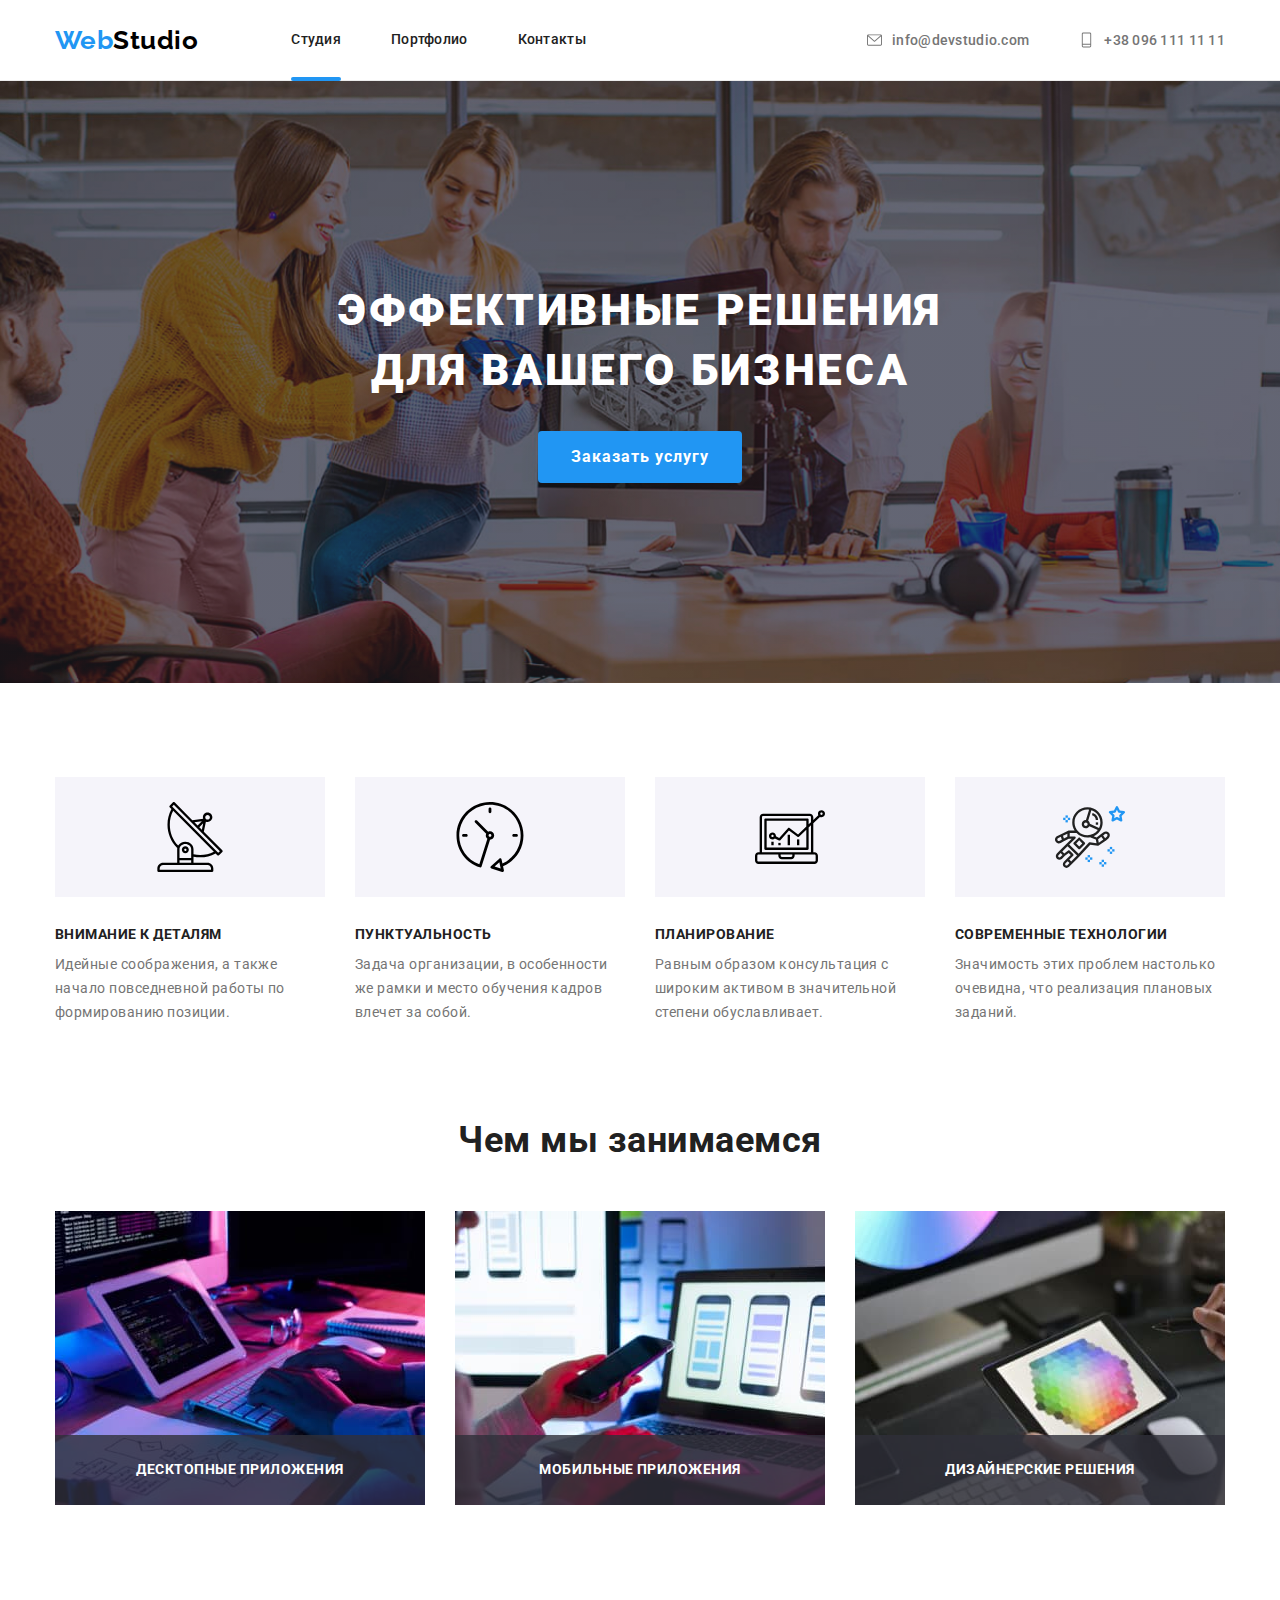
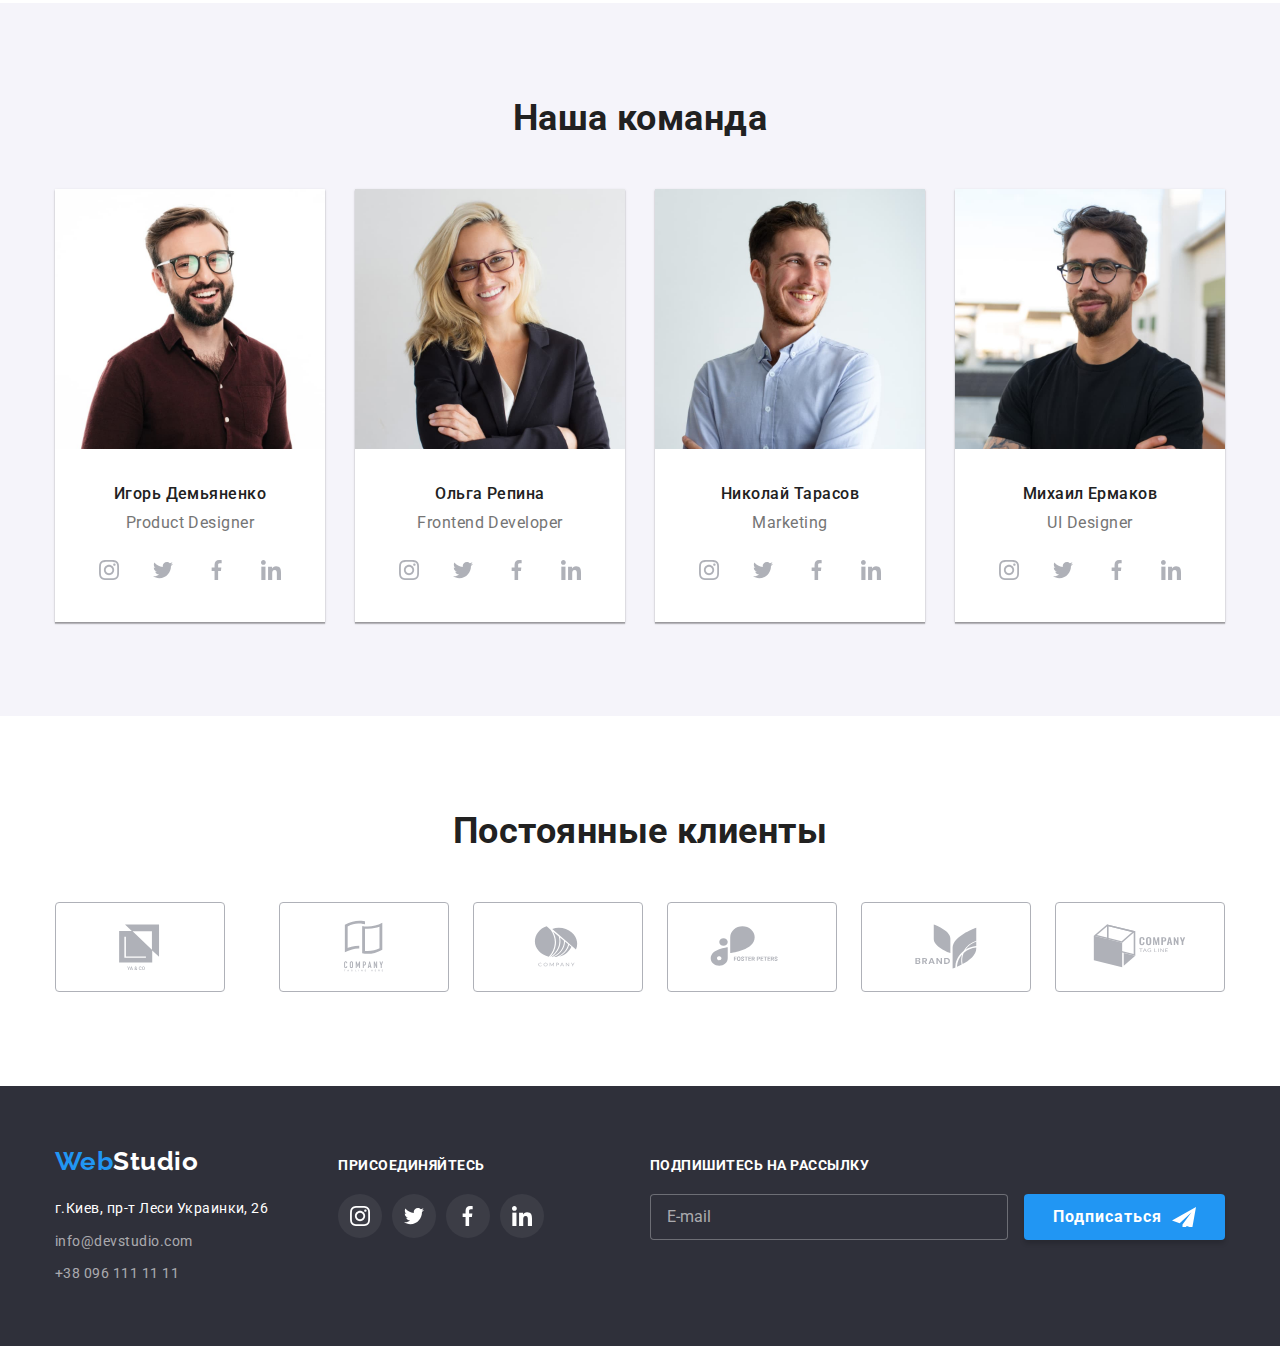
<file: index.html>
<!DOCTYPE html>
<html lang="ru">
  <head>
    <meta charset="UTF-8" />
    <meta http-equiv="X-UA-Compatible" content="IE=edge" />
    <meta name="viewport" content="width=device-width, initial-scale=1.0" />
    <title>Студия</title>
    <link rel="preconnect" href="https://fonts.googleapis.com" />
    <link rel="preconnect" href="https://fonts.gstatic.com" crossorigin />
    <link
      href="https://fonts.googleapis.com/css2?family=Raleway:wght@700&family=Roboto:wght@400;500;700;900&display=swap"
      rel="stylesheet"
    />
    <link
      rel="stylesheet"
      href="https://cdnjs.cloudflare.com/ajax/libs/modern-normalize/1.1.0/modern-normalize.min.css"
    />
    <link rel="stylesheet" href="./css/main.min.css" />
  </head>

  <body>
    <!-- Шапка -->
    <header class="header">
      <div class="container nav__flex">
        <nav class="header__nav">
          <a class="header__logo logo link" href="./index.html"
            >Web<span class="header__logo--black">Studio</span></a
          >
          <ul class="nav list">
            <li class="nav__item">
              <a class="nav__link link nav__link--current link" href="#">Студия</a>
            </li>
            <li class="nav__item">
              <a class="nav__link link" href="./portfolio.html">Портфолио</a>
            </li>
            <li class="nav__item">
              <a class="nav__link link" href="">Контакты</a>
            </li>
          </ul>
        </nav>
        <ul class="header-contact header-contact__list list">
          <li class="header-contact__item">
            <a class="header-contact__link link" href="mailto:info@devstudio.com"
              ><svg class="header-contact__icon" width="15" height="16">
                <use href="./images/sprite/symbol-defs.svg#icon-mailto"></use>
              </svg>
              info@devstudio.com</a
            >
          </li>
          <li class="header-contact__item">
            <a class="header-contact__link link" href="tel:+380961111111"
              ><svg class="header-contact__icon" width="15" height="16">
                <use href="./images/sprite/symbol-defs.svg#icon-telefon"></use>
              </svg>
              +38 096 111 11 11</a
            >
          </li>
        </ul>
      </div>
    </header>
    <!-- Основной контент -->
    <main>
      <!-- Герой -->
      <section class="hero">
        <h1 class="hero__title">Эффективные решения для вашего бизнеса</h1>
        <button class="hero__btn" type="button" data-modal-open>Заказать услугу</button>
      </section>
      <!-- Список преимуществ -->
      <section class="features">
        <div class="container">
          <!-- h2 Преимущества спрятать в css правильно -->
          <h2 hidden>Преимущества</h2>
          <ul class="features__list--style">
            <li class="features__list--item">
              <div class="features__list--icon-fon">
                <svg class="features__list--icon" width="70" height="70">
                  <use href="./images/sprite/symbol-defs.svg#icon-sputnic"></use>
                </svg>
              </div>

              <h3 class="features__list--title">Внимание к деталям</h3>
              <p class="features__list--text">
                Идейные соображения, а также начало повседневной работы по формированию позиции.
              </p>
            </li>
            <li class="features__list--item">
              <div class="features__list--icon-fon">
                <svg class="features__list--icon" width="70" height="70">
                  <use href="./images/sprite/symbol-defs.svg#icon-times"></use>
                </svg>
              </div>

              <h3 class="features__list--title">Пунктуальность</h3>
              <p class="features__list--text">
                Задача организации, в особенности же рамки и место обучения кадров влечет за собой.
              </p>
            </li>
            <li class="features__list--item">
              <div class="features__list--icon-fon">
                <svg class="features__list--icon" width="70" height="70">
                  <use href="./images/sprite/symbol-defs.svg#icon-macbuk"></use>
                </svg>
              </div>

              <h3 class="features__list--title">Планирование</h3>
              <p class="features__list--text">
                Равным образом консультация с широким активом в значительной степени обуславливает.
              </p>
            </li>
            <li class="features__list--item">
              <div class="features__list--icon-fon">
                <svg class="features__list--icon" width="70" height="70">
                  <use href="./images/sprite/symbol-defs.svg#icon-ilonmask"></use>
                </svg>
              </div>

              <h3 class="features__list--title">Современные технологии</h3>
              <p class="features__list--text">
                Значимость этих проблем настолько очевидна, что реализация плановых заданий.
              </p>
            </li>
          </ul>
        </div>
      </section>
      <!-- Список занятий -->
      <section class="work">
        <div class="container">
          <h2 class="work__title section-title">Чем мы занимаемся</h2>
          <ul class="work-list list">
            <li class="work-list__item">
              <img
                src="./images/Work/1.jpg"
                alt="сотрудник создает программу"
                width="370"
                height="294"
              />
              <p class="work-list__text">Десктопные приложения</p>
            </li>
            <li class="work-list__item">
              <img
                src="./images/Work/2.jpg"
                alt="сотрудник создает мобильное приложение"
                width="370"
                height="294"
              />
              <p class="work-list__text">Мобильные приложения</p>
            </li>
            <li class="work-list__item">
              <img
                src="./images/Work/3.jpg"
                alt="веб-дизайнер выбирает палитру"
                width="370"
                height="294"
              />
              <p class="work-list__text">Дизайнерские решения</p>
            </li>
          </ul>
        </div>
      </section>
      <!-- Команда -->
      <section class="team">
        <div class="container">
          <h2 class="team__title section-title">Наша команда</h2>
          <ul class="team-list list">
            <li class="team-list__item">
              <img
                src="./images/Team/Designer.jpg"
                alt="фото Игоря Демьяненко"
                width="270"
                height="260"
              />
              <div class="team-list__workers">
                <h3 class="team-list__worker">Игорь Демьяненко</h3>
                <p class="team-list__profession" lang="en">Product Designer</p>
                <ul class="team-list__social-list list">
                  <li class="team-list__social-item">
                    <a class="team-list__social-link link" href="">
                      <svg class="team-list__social-icon" width="20" height="20">
                        <use href="./images/sprite/symbol-defs.svg#icon-instagram"></use>
                      </svg>
                    </a>
                  </li>

                  <li class="team-list__social-item">
                    <a class="team-list__social-link link" href="">
                      <svg class="team-list__social-icon" width="20" height="20">
                        <use href="./images/sprite/symbol-defs.svg#icon-twitter"></use>
                      </svg>
                    </a>
                  </li>

                  <li class="team-list__social-item">
                    <a class="team-list__social-link link" href="">
                      <svg class="team-list__social-icon" width="20" height="20">
                        <use href="./images/sprite/symbol-defs.svg#icon-facebook"></use>
                      </svg>
                    </a>
                  </li>

                  <li class="team-list__social-item">
                    <a class="team-list__social-link link" href="">
                      <svg class="team-list__social-icon" width="20" height="20">
                        <use href="./images/sprite/symbol-defs.svg#icon-linkedin"></use>
                      </svg>
                    </a>
                  </li>
                </ul>
              </div>
            </li>

            <li class="team-list__item">
              <img
                src="./images/Team/Frontend.jpg"
                alt="фото Ольги Репиной"
                width="270"
                height="260"
              />
              <div class="team-list__workers">
                <h3 class="team-list__worker">Ольга Репина</h3>
                <p class="team-list__profession" lang="en">Frontend Developer</p>
                <ul class="team-list__social-list list">
                  <li class="team-list__social-item">
                    <a class="team-list__social-link link" href="">
                      <svg class="team-list__social-icon" width="20" height="20">
                        <use href="./images/sprite/symbol-defs.svg#icon-instagram"></use>
                      </svg>
                    </a>
                  </li>

                  <li class="team-list__social-item">
                    <a class="team-list__social-link link" href="">
                      <svg class="team-list__social-icon" width="20" height="20">
                        <use href="./images/sprite/symbol-defs.svg#icon-twitter"></use>
                      </svg>
                    </a>
                  </li>

                  <li class="team-list__social-item">
                    <a class="team-list__social-link link" href="">
                      <svg class="team-list__social-icon" width="20" height="20">
                        <use href="./images/sprite/symbol-defs.svg#icon-facebook"></use>
                      </svg>
                    </a>
                  </li>

                  <li class="team-list__social-item">
                    <a class="team-list__social-link link" href="">
                      <svg class="team-list__social-icon" width="20" height="20">
                        <use href="./images/sprite/symbol-defs.svg#icon-linkedin"></use>
                      </svg>
                    </a>
                  </li>
                </ul>
              </div>
            </li>
            <li class="team-list__item">
              <img
                src="./images/Team/Marketing.jpg"
                alt="фото Николая Тарасова"
                width="270"
                height="260"
              />
              <div class="team-list__workers">
                <h3 class="team-list__worker">Николай Тарасов</h3>
                <p class="team-list__profession" lang="en">Marketing</p>
                <ul class="team-list__social-list list">
                  <li class="team-list__social-item">
                    <a class="team-list__social-link link" href="">
                      <svg class="team-list__social-icon" width="20" height="20">
                        <use href="./images/sprite/symbol-defs.svg#icon-instagram"></use>
                      </svg>
                    </a>
                  </li>

                  <li class="team-list__social-item">
                    <a class="team-list__social-link link" href="">
                      <svg class="team-list__social-icon" width="20" height="20">
                        <use href="./images/sprite/symbol-defs.svg#icon-twitter"></use>
                      </svg>
                    </a>
                  </li>

                  <li class="team-list__social-item">
                    <a class="team-list__social-link link" href="">
                      <svg class="team-list__social-icon" width="20" height="20">
                        <use href="./images/sprite/symbol-defs.svg#icon-facebook"></use>
                      </svg>
                    </a>
                  </li>

                  <li class="team-list__social-item">
                    <a class="team-list__social-link link" href="">
                      <svg class="team-list__social-icon" width="20" height="20">
                        <use href="./images/sprite/symbol-defs.svg#icon-linkedin"></use>
                      </svg>
                    </a>
                  </li>
                </ul>
              </div>
            </li>
            <li class="team-list__item">
              <img
                src="./images/Team/UI.jpg"
                alt="фото Михаила Ермакова"
                width="270"
                height="260"
              />
              <div class="team-list__workers">
                <h3 class="team-list__worker">Михаил Ермаков</h3>
                <p class="team-list__profession" lang="en">UI Designer</p>
                <ul class="team-list__social-list list">
                  <li class="team-list__social-item">
                    <a class="team-list__social-link link" href="">
                      <svg class="team-list__social-icon" width="20" height="20">
                        <use href="./images/sprite/symbol-defs.svg#icon-instagram"></use>
                      </svg>
                    </a>
                  </li>

                  <li class="team-list__social-item">
                    <a class="team-list__social-link link" href="">
                      <svg class="team-list__social-icon" width="20" height="20">
                        <use href="./images/sprite/symbol-defs.svg#icon-twitter"></use>
                      </svg>
                    </a>
                  </li>

                  <li class="team-list__social-item">
                    <a class="team-list__social-link link" href="">
                      <svg class="team-list__social-icon" width="20" height="20">
                        <use href="./images/sprite/symbol-defs.svg#icon-facebook"></use>
                      </svg>
                    </a>
                  </li>

                  <li class="team-list__social-item">
                    <a class="team-list__social-link link" href="">
                      <svg class="team-list__social-icon" width="20" height="20">
                        <use href="./images/sprite/symbol-defs.svg#icon-linkedin"></use>
                      </svg>
                    </a>
                  </li>
                </ul>
              </div>
            </li>
          </ul>
        </div>
      </section>
      <!-- Клиенты -->
      <section class="client">
        <div class="container">
          <h2 class="client__title">Постоянные клиенты</h2>
          <ul class="client__list custumers list">
            <li class="customers__item">
              <a class="customers__link link" href="">
                <svg class="customers__icon" width="106" height="60">
                  <use href="./images/sprite/Logo.svg#icon-Logo-1"></use>
                </svg>
              </a>
            </li>

            <li class="customers-item">
              <a class="customers__link link" href="">
                <svg class="customers__icon" width="106" height="60">
                  <use href="./images/sprite/Logo.svg#icon-Logo-2"></use>
                </svg>
              </a>
            </li>

            <li class="customers-item">
              <a class="customers__link link" href="">
                <svg class="customers__icon" width="106" height="60">
                  <use href="./images/sprite/Logo.svg#icon-Logo-3"></use>
                </svg>
              </a>
            </li>

            <li class="customers-item">
              <a class="customers__link link" href="">
                <svg class="customers__icon" width="106" height="60">
                  <use href="./images/sprite/Logo.svg#icon-Logo-4"></use>
                </svg>
              </a>
            </li>

            <li class="customers-item">
              <a class="customers__link link" href="">
                <svg class="customers__icon" width="106" height="60">
                  <use href="./images/sprite/Logo.svg#icon-Logo-5"></use>
                </svg>
              </a>
            </li>

            <li class="customers-item">
              <a class="customers__link link" href="">
                <svg class="customers__icon" width="106" height="60">
                  <use href="./images/sprite/Logo.svg#icon-Logo-6"></use>
                </svg>
              </a>
            </li>
          </ul>
        </div>
      </section>
    </main>
    <!-- Подвал -->
    <footer class="footer">
      <div class="container">
        <div class="footer__flex">
          <a class="footer__logo logo link" href="./index.html"
            >Web<span class="footer__logo--white">Studio</span>
          </a>
          <!-- Список контактов -->
          <address class="footer-contact">
            <ul class="footer-contact__list list">
              <li class="footer-contact__item">
                <a
                  class="footer-contact__link footer-contact__address link"
                  href="https://goo.gl/maps/CdvJLRiEL6Q8Smko8"
                  target="_blank"
                  rel="noreferrer noopener"
                  >г.Киев, пр-т Леси Украинки, 26</a
                >
              </li>
              <li class="footer-contact__item">
                <a class="footer-contact__link link" href="mailto:info@devstudio.com"
                  >info@devstudio.com</a
                >
              </li>
              <li class="footer-contact__item">
                <a class="footer-contact__link link" href="tel:+380961111111">+38 096 111 11 11</a>
              </li>
            </ul>
          </address>
        </div>
        <div class="social-section">
          <p class="social-section__text">Присоединяйтесь</p>
          <ul class="footer-list list">
            <li class="footer-list__item">
              <a class="footer-list__link" href="">
                <svg class="footer-list__icon" width="20" height="20">
                  <use href="./images/sprite/symbol-defs.svg#icon-instagram"></use>
                </svg>
              </a>
            </li>

            <li class="footer-list__item">
              <a class="footer-list__link" href="">
                <svg class="footer-list__icon" width="20" height="20">
                  <use href="./images/sprite/symbol-defs.svg#icon-twitter"></use>
                </svg>
              </a>
            </li>

            <li class="footer-list__item">
              <a class="footer-list__link" href="">
                <svg class="footer-list__icon" width="20" height="20">
                  <use href="./images/sprite/symbol-defs.svg#icon-facebook"></use>
                </svg>
              </a>
            </li>

            <li class="footer-list__item">
              <a class="footer-list__link" href="">
                <svg class="footer-list__icon" width="20" height="20">
                  <use href="./images/sprite/symbol-defs.svg#icon-linkedin"></use>
                </svg>
              </a>
            </li>
          </ul>
        </div>
        <div class="footer-submit">
          <p class="footer-submit__text">Подпишитесь на рассылку</p>
          <form class="footer-submit__form">
            <label class="footer-submit__label" for="submit-mail"></label>
            <input
              class="footer-submit__input"
              type="email"
              name="submit-mail"
              id="submit-mail"
              placeholder="E-mail"
            />
            <button class="footer-submit__btn" type="submit">Подписаться</button>
          </form>
        </div>
      </div>
    </footer>
    <!-- MODAL -->
    <div class="backdrop is-hidden" data-modal>
      <div class="modal">
        <button type="button" class="modle-close__btn" data-modal-close>
          <svg class="modal__icon" width="11" height="11">
            <use href="./images/modal/symbol-defs.svg#icon-Vector-3"></use>
          </svg>
        </button>

        <form class="form">
          <span class="form__modle">Оставьте свои данные, мы вам перезвоним</span>

          <div class="modle__form-field modle__form-title">
            <label class="modle__form-label" for="name">Имя</label>
            <input class="modle__form-input" type="text" name="name" id="name" />
            <svg class="modle__form-icon" width="18" height="18">
              <use href="./images/modal/icon-modal.svg#icon-person-black-18dp-1"></use>
            </svg>
          </div>
          <div class="modle__form-field">
            <label class="modle__form-label" for="tel">Телефон</label>
            <input class="modle__form-input" type="tel" name="tel" id="tel" />
            <svg class="modle__form-icon" width="18" height="18">
              <use href="./images/modal/icon-modal.svg#icon-phone-black-18dp-1"></use>
            </svg>
          </div>
          <div class="modle__form-field">
            <label class="modle__form-label" for="email">Почта</label>
            <input class="modle__form-input" type="email" name="email" id="email" />
            <svg class="modle__form-icon" width="18" height="18">
              <use href="./images/modal/icon-modal.svg#icon-email-black-18dp-1"></use>
            </svg>
          </div>
          <div class="modle__form-field">
            <label class="modle__form-label" for="comment">Комментарий</label>
            <textarea
              class="modal__form-textarea modal__form-input"
              name="comment"
              id="comment"
              rows="9"
              placeholder="Введите текст"
            ></textarea>
          </div>
          <div class="modal-form__chek">
            <label class="modal-policy__label" for="policy">
              <input class="modal__checkbox" type="checkbox" name="policy" id="policy" />
              <span class="modal-icon__chek"></span>
              Соглашаюсь с рассылкой и принимаю
              <a class="modal__policy-link" href="">Условия договора</a>
            </label>
          </div>
          <button class="modal-form__btn" type="submit">Отправить</button>
        </form>
      </div>
    </div>
    <script src="./js/modal.js"></script>
  </body>
</html>
</file>
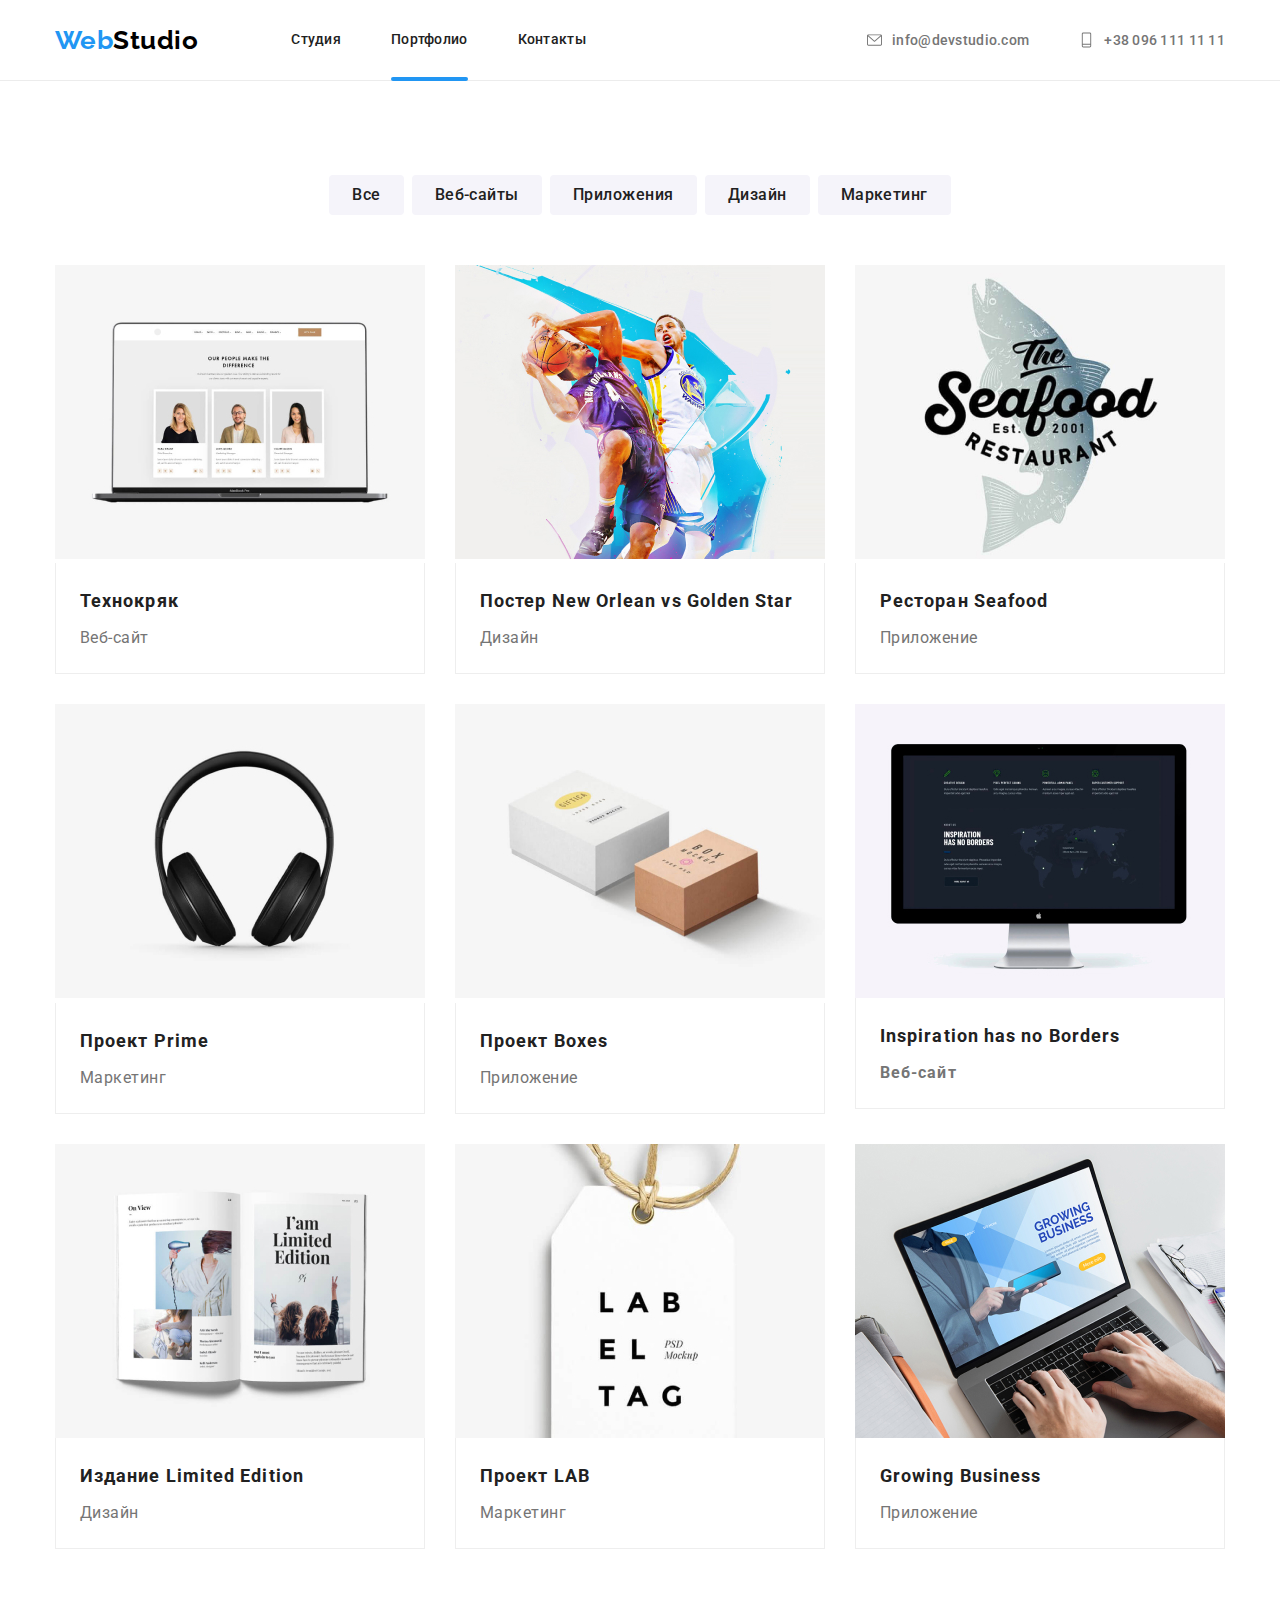
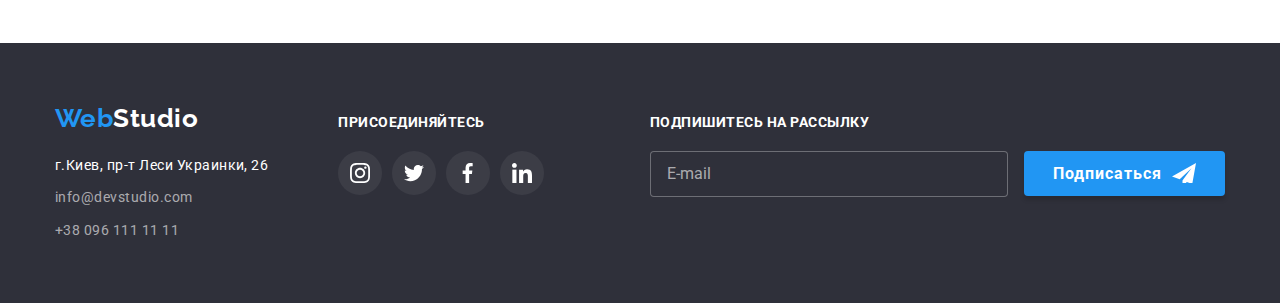
<file: portfolio.html>
<!DOCTYPE html>
<html lang="ru">
  <head>
    <meta charset="UTF-8" />
    <meta http-equiv="X-UA-Compatible" content="IE=edge" />
    <meta name="viewport" content="width=device-width, initial-scale=1.0" />
    <title>Портфолио</title>
    <link rel="preconnect" href="https://fonts.googleapis.com" />
    <link rel="preconnect" href="https://fonts.gstatic.com" crossorigin />
    <link
      href="https://fonts.googleapis.com/css2?family=Raleway:wght@700&family=Roboto:wght@400;500;700;900&display=swap"
      rel="stylesheet"
    />
    <link rel="stylesheet" href="https://cdnjs.cloudflare.com/ajax/libs/modern-normalize/1.1.0/modern-normalize.min.css">
    <link rel="stylesheet" href="./css/main.min.css"/>
  </head>
  <body>
    <!-- Шапка -->
    <header class="header">
      <div class="container nav__flex">
        <nav class="header__nav">
          <a class="header__logo logo link" href="./index.html"
            >Web<span class="header__logo--black">Studio</span></a
          >
          <ul class="nav list">
            <li class="nav__item">
              <a class="nav__link link" href="./index.html">Студия</a>
            </li>
            <li class="nav__item">
              <a class="nav__link link nav__link--current link" href="./portfolio.html">Портфолио</a>
            </li>
            <li class="nav__item">
              <a class="nav__link link" href="">Контакты</a>
            </li>
          </ul>
        </nav>
        <ul class="header-contact header-contact__list list">
          <li class="header-contact__item">
            <a class="header-contact__link link" href="mailto:info@devstudio.com"
              ><svg class="header-contact__icon" width="15" height="16">
                <use href="./images/sprite/symbol-defs.svg#icon-mailto"></use>
              </svg>
              info@devstudio.com</a
            >
          </li>
          <li class="header-contact__item">
            <a class="header-contact__link link" href="tel:+380961111111"
              ><svg class="header-contact__icon" width="15" height="16">
                <use href="./images/sprite/symbol-defs.svg#icon-telefon"></use>
              </svg>
              +38 096 111 11 11</a
            >
          </li>
        </ul>
      </div>
    </header>
    <!-- Основной контент -->
    <main>
      
      <section class="section__business-card">
        <div class="container">
          <h1 hidden>Примеры работ</h1>
          <ul class="business-card__btn-list list">
            <li class="business-card__btn-item">
              <button class="business-card__btn" type="button">Все</button>
            </li>
            <li class="business-card__btn-item">
              <button class="business-card__btn" type="button">Веб-сайты</button>
            </li>
            <li class="business-card__btn-item">
              <button class="business-card__btn" type="button">Приложения</button>
            </li>
            <li class="business-card__btn-item">
              <button class="business-card__btn" type="button">Дизайн</button>
            </li>
            <li class="business-card__btn-item">
              <button class="business-card__btn" type="button">Маркетинг</button>
            </li>
          </ul>
        </div>
        <div class="container">
          <ul class="catalog__list list">
            <li class="catalog__item">
              <div class="catalog__description">

                <img
                src="./images/portfolio/website.jpg"
                alt="открытый ноутбук с сайтом Технокряк"
                width="370"
                height="294"
                />
                <div class="catalog__overlay">
                  <p class="catalog__description-text">Технокряк это современная площадка распространения коронавируса. Компании используют эту платформу для цифрового шпионажа и атак на защищённые сервера конкурентов.</p>
                </div>
                </div>
              <div class="catalog__border">
                <h2 class="catalog__list-title">Технокряк</h2>
                <p class="catalog__list-text">Веб-сайт</p>
              </div>
            </li>
           
            <li class="catalog__item">
              <div class="catalog__description">
              <img 
                src="./images/portfolio/basketball.jpg"
                alt="парни играют в баскетбол"
                width="370"
                height="294"
              />
               <div class="catalog__overlay">
                  <p class="catalog__description-text">Технокряк это современная площадка распространения коронавируса. Компании используют эту платформу для цифрового шпионажа и атак на защищённые сервера конкурентов.</p>
                </div>
                </div>
              <div class="catalog__border">
                <h2 class="catalog__list-title">
                  Постер <span lang="en">New Orlean vs Golden Star</span> 
                </h2>
                <p class="catalog__list-text">Дизайн</p>
              </div>
            </li>

            <li class="catalog__item">
              <div class="catalog__description">
              <img 
                src="./images/portfolio/Application.jpg"
                alt="логотип ресторана Seafood"
                width="370"
                height="294"
              />
               <div class="catalog__overlay">
                  <p class="catalog__description-text">Технокряк это современная площадка распространения коронавируса. Компании используют эту платформу для цифрового шпионажа и атак на защищённые сервера конкурентов.</p>
                </div>
                </div>
              <div class="catalog__border">
                <h2 class="catalog__list-title">Ресторан <span lang="en">Seafood</span></h2>
                <p class="catalog__list-text">Приложение</p>
              </div>

            </li>
            <li class="catalog__item">
              <div class="catalog__description">

              <img 
                src="./images/portfolio/headphones.jpg"
                alt="наушники"
                width="370"
                height="294"
              />
              <div class="catalog__overlay">
                  <p class="catalog__description-text">Технокряк это современная площадка распространения коронавируса. Компании используют эту платформу для цифрового шпионажа и атак на защищённые сервера конкурентов.</p>
                </div>
                </div>
              <div class="catalog__border">
                <h2 class="catalog__list-title">Проект <span lang="en">Prime</span></h2>
                <p class="catalog__list-text">Маркетинг</p>
              </div>
            </li>
            <li class="catalog__item">
              <div class="catalog__description">
              <img 
                src="./images/portfolio/box.jpg"
                alt="две коробки"
                width="370"
                height="294"
              />
              <div class="catalog__overlay">
                  <p class="catalog__description-text">Технокряк это современная площадка распространения коронавируса. Компании используют эту платформу для цифрового шпионажа и атак на защищённые сервера конкурентов.</p>
                </div>
                </div>
              <div class="catalog__border">
                <h2 class="catalog__list-title">Проект <span lang="en">Boxes</span></h2>
                <p class="catalog__list-text">Приложение</p>
              </div>
            </li>
            <li class="catalog__item">
               <div class="catalog__description">
              <img class="portfolio-img"
                src="./images/portfolio/Letbuk.jpg"
                alt="компьютерный монитор"
                width="370"
                height="294"
              />
              <div class="catalog__overlay">
                  <p class="catalog__description-text">Технокряк это современная площадка распространения коронавируса. Компании используют эту платформу для цифрового шпионажа и атак на защищённые сервера конкурентов.</p>
                </div>
                </div>
              <div class="catalog__border">
                <h2 class="catalog__list-title"><span lang="en">Inspiration has no Borders</span</h2>
                <p class="catalog__list-text">Веб-сайт</p>
              </div>
            </li>
            <li class="catalog__item">
               <div class="catalog__description">
              <img class="portfolio-img"
                src="./images/portfolio/newspaper.jpg"
                alt="открытый журнал"
                width="370"
                height="294"
              />
                <div class="catalog__overlay">
                  <p class="catalog__description-text">Технокряк это современная площадка распространения коронавируса. Компании используют эту платформу для цифрового шпионажа и атак на защищённые сервера конкурентов.</p>
                </div>
                </div>
              <div class="catalog__border">
                <h2 class="catalog__list-title">Издание <span lang="en">Limited Edition</span></h2>
                <p class="catalog__list-text">Дизайн</p>
              </div>
            </li>
            <li class="catalog__item">
               <div class="catalog__description">
              <img class="portfolio-img"
                src="./images/portfolio/price-list.jpg"
                alt="этикетка LAB"
                width="370"
                height="294"
              />
               <div class="catalog__overlay">
                  <p class="catalog__description-text">Технокряк это современная площадка распространения коронавируса. Компании используют эту платформу для цифрового шпионажа и атак на защищённые сервера конкурентов.</p>
                </div>
                </div>
              <div class="catalog__border">
                <h2 class="catalog__list-title">Проект <span lang="en">LAB</span></h2>
                <p class="catalog__list-text">Маркетинг</p>
              </div>
            </li>
            <li class="catalog__item border">
               <div class="catalog__description">
              <img class="portfolio-img"
                src="./images/portfolio/laptop.jpg"
                alt="человек работает на макбуке"
                width="370"
                height="294"
              />
               <div class="catalog__overlay">
                  <p class="catalog__description-text">Технокряк это современная площадка распространения коронавируса. Компании используют эту платформу для цифрового шпионажа и атак на защищённые сервера конкурентов.</p>
                </div>
                </div>
              <div class="catalog__border">
                <h2 class="catalog__list-title"><span lang="en">Growing Business</span></h2>
                <p class="catalog__list-text">Приложение</p>
              </div>
            </li>
          </ul>
        </div>
        <!-- <div class="portfolio-bottom">
          <h2 hidden>Костыль для выравнивания блоков секции, чтобы он не заезжал на футер, когда будет добавлен фон</h2>
        </div> -->
      </section>
    </main>
    <!-- Подвал -->
     <footer class="footer">
      <div class="container">
        <div class="footer__flex">
          <a class="footer__logo logo link" href="./index.html"
            >Web<span class="footer__logo--white">Studio</span>
          </a>
          <!-- Список контактов -->
          <address class="footer-contact">
            <ul class="footer-contact__list list">
              <li class="footer-contact__item">
                <a
                  class="footer-contact__link footer-contact__address link"
                  href="https://goo.gl/maps/CdvJLRiEL6Q8Smko8"
                  target="_blank"
                  rel="noreferrer noopener"
                  >г.Киев, пр-т Леси Украинки, 26</a
                >
              </li>
              <li class="footer-contact__item">
                <a class="footer-contact__link link" href="mailto:info@devstudio.com"
                  >info@devstudio.com</a
                >
              </li>
              <li class="footer-contact__item">
                <a class="footer-contact__link link" href="tel:+380961111111">+38 096 111 11 11</a>
              </li>
            </ul>
          </address>
        </div>
        <div class="social-section">
          <p class="social-section__text">Присоединяйтесь</p>
          <ul class="footer-list list">
            <li class="footer-list__item">
              <a class="footer-list__link" href="">
                <svg class="footer-list__icon" width="20" height="20">
                  <use href="./images/sprite/symbol-defs.svg#icon-instagram"></use>
                </svg>
              </a>
            </li>

            <li class="footer-list__item">
              <a class="footer-list__link" href="">
                <svg class="footer-list__icon" width="20" height="20">
                  <use href="./images/sprite/symbol-defs.svg#icon-twitter"></use>
                </svg>
              </a>
            </li>

            <li class="footer-list__item">
              <a class="footer-list__link" href="">
                <svg class="footer-list__icon" width="20" height="20">
                  <use href="./images/sprite/symbol-defs.svg#icon-facebook"></use>
                </svg>
              </a>
            </li>

            <li class="footer-list__item">
              <a class="footer-list__link" href="">
                <svg class="footer-list__icon" width="20" height="20">
                  <use href="./images/sprite/symbol-defs.svg#icon-linkedin"></use>
                </svg>
              </a>
            </li>
          </ul>
        </div>
        <div class="footer-submit">
          <p class="footer-submit__text">Подпишитесь на рассылку</p>
          <form class="footer-submit__form">
            <label class="footer-submit__label" for="submit-mail"></label>
            <input
              class="footer-submit__input"
              type="email"
              name="submit-mail"
              id="submit-mail"
              placeholder="E-mail"
            />
            <button class="footer-submit__btn" type="submit">Подписаться</button>
          </form>
        </div>
      </div>
    </footer>
  </body>
</html>
</file>
<file: css/main.min.css>
:root{--primary-text-color: #212121;--secondary-text-color: #757575;--white-text-color: #ffffff;--accent-color: #2196f3;--black-logo-color: #000000;--footer-text-color: rgba(255, 255, 255, 0.6);--white-background-color: #ffffff;--hero-background-color: #2f303a;--team-background-color: #f5f4fa}body{font-family:"Roboto", sans-serif;letter-spacing:0.03em;background-color:var(--white-background-color);color:var(--primary-text-color)}.list{list-style:none}.link{text-decoration:none}h1,h2,h3,h4,h5,h6,p,ul{margin:0;padding:0}.container{width:1200px;margin-left:auto;margin-right:auto;padding-left:15px;padding-right:15px}.logo{font-family:"Raleway", sans-serif;font-weight:700;font-size:26px;line-height:1.19;color:var(--accent-color);-webkit-box-align:center;-ms-flex-align:center;align-items:center;text-align:center}.section-title{font-weight:700;font-size:36px;line-height:1.17;text-align:center;color:var(--primary-text-color)}.footer-contact-link{font-style:normal;font-size:14px;line-height:1.71;color:var(--footer-text-color)}.footer-contact-link:hover,.footer-contact-link:focus{color:var(--accent-color)}.header{border-bottom:1px solid #ececec}.nav__flex{display:-webkit-box;display:-ms-flexbox;display:flex;-webkit-box-align:center;-ms-flex-align:center;align-items:center}.header__nav{display:-webkit-box;display:-ms-flexbox;display:flex;-webkit-box-align:center;-ms-flex-align:center;align-items:center}.header__logo{margin-right:93px}.header__logo--black{color:var(--black-logo-color)}.nav{display:-webkit-box;display:-ms-flexbox;display:flex}.nav__item:not(:last-child){margin-right:50px}.nav__link{display:block;padding-top:32px;padding-bottom:32px;font-weight:500;font-size:14px;line-height:1.14;letter-spacing:0.02em;color:var(--primary-text-color);position:relative;-webkit-transition:color 250ms cubic-bezier(0.4, 0, 0.2, 1);transition:color 250ms cubic-bezier(0.4, 0, 0.2, 1)}.header-contact{display:-webkit-box;display:-ms-flexbox;display:flex}.header-contact__list{margin-left:auto}.header-contact__item+.header-contact__item{margin-left:50px}.header-contact__link{display:-webkit-inline-box;display:-ms-inline-flexbox;display:inline-flex;padding:32px 0px 32px;color:var(--secondary-text-color);-webkit-box-align:center;-ms-flex-align:center;align-items:center;font-weight:500;font-size:14px;line-height:16px;letter-spacing:0.02em;color:var(--secondary-text-color);-webkit-transition:color 250ms cubic-bezier(0.4, 0, 0.2, 1);transition:color 250ms cubic-bezier(0.4, 0, 0.2, 1)}.header-contact__icon{margin-right:10px;fill:currentColor}.nav__link:hover,.nav__link:focus,.header-contact__link:hover,.header-contact__link:focus{color:var(--accent-color)}.nav__link.current{color:var(--accent-color)}.nav__link--current::after{position:absolute;display:block;content:'';width:100%;height:4px;border-radius:2px;bottom:-1px;background-color:var(--accent-color)}.hero{padding-top:200px;padding-bottom:200px;max-width:1600px;min-height:600px;margin-left:auto;margin-right:auto;background-image:-webkit-gradient(linear, left top, right top, from(rgba(47,48,58,0.4)), to(rgba(47,48,58,0.4))),url(../images/Img.jpg);background-image:linear-gradient(to right, rgba(47,48,58,0.4), rgba(47,48,58,0.4)),url(../images/Img.jpg);background-color:var(--hero-background-color);background-repeat:no-repeat;background-position:center;background-size:cover;text-align:center}.hero__title{margin-bottom:30px;margin-left:auto;margin-right:auto;max-width:696px;font-weight:900;font-size:44px;line-height:1.36;letter-spacing:0.06em;text-transform:uppercase;color:var(--white-text-color)}.hero__btn{display:inline-block;min-width:200px;border-radius:4px;border:1px solid transparent;padding:10px 32px;background-color:var(--accent-color);color:var(--white-text-color);font-family:"Roboto", sans-serif;font-weight:700;font-size:16px;line-height:1.88;-webkit-box-align:center;-ms-flex-align:center;align-items:center;text-align:center;letter-spacing:0.06em;cursor:pointer}.features{padding-top:94px;padding-bottom:94px}.features__list--style{list-style:none;display:-webkit-box;display:-ms-flexbox;display:flex}.features__list--item:not(:last-child){margin-right:30px;max-width:270px}.features__list--icon-fon{display:-webkit-box;display:-ms-flexbox;display:flex;width:270px;height:120px;-webkit-box-align:center;-ms-flex-align:center;align-items:center;-webkit-box-pack:center;-ms-flex-pack:center;justify-content:center;-webkit-box-orient:vertical;-webkit-box-direction:normal;-ms-flex-direction:column;flex-direction:column;margin-bottom:30px;background-color:var(--team-background-color)}.features__list--icon{-webkit-box-align:center;-ms-flex-align:center;align-items:center}.features__list--title{margin-bottom:10px;font-weight:700;font-size:14px;line-height:1.14;text-transform:uppercase}.features__list--text{font-size:14px;line-height:1.71;color:var(--secondary-text-color)}.work{padding-bottom:94px}.work__title{margin-bottom:50px;text-align:center}.work-list{display:-webkit-box;display:-ms-flexbox;display:flex}.work-list__item{position:relative}.work-list__item:not(:last-child){margin-right:30px}.work-list__text{width:100%;position:absolute;bottom:4px;left:0;padding:27px 0px;font-weight:bold;font-size:14px;line-height:1.14;text-align:center;text-transform:uppercase;color:var(--white-text-color);background-color:rgba(47,48,58,0.8)}.team{padding-top:94px;padding-bottom:94px;background-color:var(--team-background-color)}.team__title{margin-bottom:50px}.team-list{display:-webkit-box;display:-ms-flexbox;display:flex}.team-list__item{-webkit-box-shadow:0px 1px 3px rgba(0,0,0,0.12),0px 1px 1px rgba(0,0,0,0.14),0px 2px 1px rgba(0,0,0,0.2);box-shadow:0px 1px 3px rgba(0,0,0,0.12),0px 1px 1px rgba(0,0,0,0.14),0px 2px 1px rgba(0,0,0,0.2);background-color:var(--white-background-color)}.team-list__item:not(:last-child){margin-right:30px}.team-list__workers{padding:30px 32px}.team-list__worker{font-weight:500;font-size:16px;line-height:1.19;text-align:center}.team-list__profession{margin-top:10px;font-size:16px;line-height:1.19;text-align:center;color:var(--secondary-text-color)}.team-list__social-list{display:-webkit-box;display:-ms-flexbox;display:flex;margin-top:16px;list-style:none;-webkit-box-pack:justify;-ms-flex-pack:justify;justify-content:space-between;-webkit-box-align:center;-ms-flex-align:center;align-items:center}.team-list__social-item{width:44px;height:44px}.team-list__social-link{width:44px;height:44px;display:block;border-radius:50%;color:#afb1b8;background-color:var(--white-text-color);-webkit-transition:background-color 250ms cubic-bezier(0.4, 0, 0.2, 1);transition:background-color 250ms cubic-bezier(0.4, 0, 0.2, 1)}.team-list__social-link:hover,.team-list__social-link:focus{color:var(--white-background-color);background-color:var(--accent-color)}.team-list__social-icon{margin:12px 0px 0px 12px;fill:currentColor;-webkit-transition:fill 250ms cubic-bezier(0.4, 0, 0.2, 1);transition:fill 250ms cubic-bezier(0.4, 0, 0.2, 1)}.client{padding-top:94px;padding-bottom:94px}.client__title{margin-bottom:50px;font-weight:700;font-size:36px;line-height:1.17;text-align:center}.client__list{display:-webkit-box;display:-ms-flexbox;display:flex;padding:0;margin:0;list-style:none;-webkit-box-pack:justify;-ms-flex-pack:justify;justify-content:space-between;-webkit-box-align:center;-ms-flex-align:center;align-items:center}.customers{display:-webkit-box;display:-ms-flexbox;display:flex}.customers__item{width:170px;height:90px;-webkit-transition:border-color 250ms cubic-bezier(0.4, 0, 0.2, 1),color 250ms cubic-bezier(0.4, 0, 0.2, 1);transition:border-color 250ms cubic-bezier(0.4, 0, 0.2, 1),color 250ms cubic-bezier(0.4, 0, 0.2, 1)}.customers__item:not(:last-child){margin-right:30px}.customers__link{width:170px;height:90px;padding:16px 32px;display:-webkit-box;display:-ms-flexbox;display:flex;-ms-flex-line-pack:center;align-content:center;-webkit-box-align:center;-ms-flex-align:center;align-items:center;border-radius:4px;border:1px solid #afb1b8;color:#afb1b8;background-color:var(--white-background-color);-webkit-transition:border 250ms cubic-bezier(0.4, 0, 0.2, 1),color 250ms cubic-bezier(0.4, 0, 0.2, 1);transition:border 250ms cubic-bezier(0.4, 0, 0.2, 1),color 250ms cubic-bezier(0.4, 0, 0.2, 1)}.customers__link:hover,.customers__link:focus{color:var(--accent-color);border-color:var(--accent-color)}.customers__icon{fill:currentColor;-webkit-transition:fill 250ms cubic-bezier(0.4, 0, 0.2, 1),color 250ms cubic-bezier(0.4, 0, 0.2, 1);transition:fill 250ms cubic-bezier(0.4, 0, 0.2, 1),color 250ms cubic-bezier(0.4, 0, 0.2, 1)}.customers__icon:hover,.customers__icon:focus{color:var(--accent-color);border-color:var(--accent-color)}.footer{padding-top:60px;padding-bottom:60px;background-color:var(--hero-background-color)}.footer .container{display:-webkit-box;display:-ms-flexbox;display:flex;-webkit-box-align:baseline;-ms-flex-align:baseline;align-items:baseline}.footer-contact__link{font-style:normal;font-size:14px;line-height:1.71;color:var(--footer-text-color);-webkit-transition:color 250ms cubic-bezier(0.4, 0, 0.2, 1);transition:color 250ms cubic-bezier(0.4, 0, 0.2, 1)}.social-section__text{margin-bottom:20px;font-weight:700;font-size:14px;line-height:1.14;text-transform:uppercase;color:var(--white-text-color)}.social-section{margin-left:70px;width:206px}.footer-list{display:-webkit-box;display:-ms-flexbox;display:flex;padding:0;margin-top:0;list-style:none;-webkit-box-pack:justify;-ms-flex-pack:justify;justify-content:space-between;-webkit-box-align:center;-ms-flex-align:center;align-items:center}.footer-list__item{width:44px;height:44px}.footer-list__link{width:44px;height:44px;display:block;border-radius:50%;color:var(--white-background-color);background-color:#ffffff10;-webkit-transition:background-color 250ms cubic-bezier(0.4, 0, 0.2, 1),color 250ms cubic-bezier(0.4, 0, 0.2, 1);transition:background-color 250ms cubic-bezier(0.4, 0, 0.2, 1),color 250ms cubic-bezier(0.4, 0, 0.2, 1)}.footer-list__link:hover,.footer-list__link:focus{color:var(--team-background-color);background-color:var(--accent-color)}.footer-contact__link:hover,.footer-contact__link:focus{color:var(--accent-color)}.footer-list__icon{margin:12px 0px 0px 12px;fill:currentColor}.footer__logo--white{color:var(--white-text-color)}.footer-contact{margin-top:20px}.footer-contact__address{color:var(--white-text-color)}.footer-contact__item{margin-top:9px}.footer-submit{margin-left:auto}.footer-submit__text{margin-bottom:20px;font-weight:700;font-size:14px;line-height:1.14;text-transform:uppercase;color:var(--white-text-color)}.footer-submit__input{width:358px;margin:0;padding:13px 16px;border-radius:4px;border:1px solid rgba(255,255,255,0.3);background-color:var(--hero-background-color);color:var(--white-text-color)}.footer-submit__input::-webkit-input-placeholder{font-size:16px;line-height:1.25;color:rgba(255,255,255,0.6)}.footer-submit__input:-ms-input-placeholder{font-size:16px;line-height:1.25;color:rgba(255,255,255,0.6)}.footer-submit__input::-ms-input-placeholder{font-size:16px;line-height:1.25;color:rgba(255,255,255,0.6)}.footer-submit__input::placeholder{font-size:16px;line-height:1.25;color:rgba(255,255,255,0.6)}.footer-submit__btn{display:-webkit-inline-box;display:-ms-inline-flexbox;display:inline-flex;-webkit-box-align:center;-ms-flex-align:center;align-items:center;-webkit-box-pack:center;-ms-flex-pack:center;justify-content:center;border:none;margin:0;padding:8px 29px;border-radius:4px;background-color:var(--accent-color);-webkit-box-shadow:0px 4px 4px rgba(0,0,0,0.15);box-shadow:0px 4px 4px rgba(0,0,0,0.15);color:var(--white-text-color);font-family:'Roboto';font-style:normal;font-weight:700;font-size:16px;line-height:1.87;letter-spacing:0.06em;cursor:pointer;min-height:43px;margin-left:12px}.footer-submit__btn::after{content:'';display:inline-block;width:24px;height:20px;margin-left:10px;background-image:url(../images/modal/telegram.svg)}.section__business-card{padding-top:94px;padding-bottom:94px}.business-card__btn-list{display:-webkit-box;display:-ms-flexbox;display:flex;-webkit-box-pack:center;-ms-flex-pack:center;justify-content:center;margin-bottom:50px}.business-card__btn-item:not(:last-child){margin-right:8px}.business-card__btn{display:inline-block;min-width:73px;border-radius:4px;border:1px solid transparent;padding:6px 22px;font-family:"Roboto", sans-serif;font-weight:500;font-size:16px;line-height:1.63;letter-spacing:0.03em;text-align:center;background-color:var(--team-background-color);color:var(--primary-text-color);cursor:pointer;-webkit-transition:background-color 250ms cubic-bezier(0.4, 0, 0.2, 1),color 250ms cubic-bezier(0.4, 0, 0.2, 1),-webkit-box-shadow 250ms cubic-bezier(0.4, 0, 0.2, 1);transition:background-color 250ms cubic-bezier(0.4, 0, 0.2, 1),color 250ms cubic-bezier(0.4, 0, 0.2, 1),-webkit-box-shadow 250ms cubic-bezier(0.4, 0, 0.2, 1);transition:background-color 250ms cubic-bezier(0.4, 0, 0.2, 1),color 250ms cubic-bezier(0.4, 0, 0.2, 1),box-shadow 250ms cubic-bezier(0.4, 0, 0.2, 1);transition:background-color 250ms cubic-bezier(0.4, 0, 0.2, 1),color 250ms cubic-bezier(0.4, 0, 0.2, 1),box-shadow 250ms cubic-bezier(0.4, 0, 0.2, 1),-webkit-box-shadow 250ms cubic-bezier(0.4, 0, 0.2, 1)}.business-card__btn:hover,.business-card__btn:focus{background-color:var(--accent-color);color:var(--white-text-color);-webkit-box-shadow:0px 3px 1px rgba(0,0,0,0.1),0px 1px 2px rgba(0,0,0,0.08),0px 2px 2px rgba(0,0,0,0.12);box-shadow:0px 3px 1px rgba(0,0,0,0.1),0px 1px 2px rgba(0,0,0,0.08),0px 2px 2px rgba(0,0,0,0.12)}.catalog__list{display:-webkit-box;display:-ms-flexbox;display:flex;-ms-flex-wrap:wrap;flex-wrap:wrap;margin:-15px}.catalog__item{margin:15px;-webkit-transition:-webkit-box-shadow 250ms cubic-bezier(0.4, 0, 0.2, 1);transition:-webkit-box-shadow 250ms cubic-bezier(0.4, 0, 0.2, 1);transition:box-shadow 250ms cubic-bezier(0.4, 0, 0.2, 1);transition:box-shadow 250ms cubic-bezier(0.4, 0, 0.2, 1), -webkit-box-shadow 250ms cubic-bezier(0.4, 0, 0.2, 1)}.catalog__description{position:relative;overflow:hidden}.catalog__overlay{position:absolute;display:inline-block;content:'';width:100%;height:100%;top:0;left:0;background-color:rgba(33,150,243,0.9);-webkit-transform:translateY(101%);transform:translateY(101%);-webkit-transition:-webkit-transform 250ms cubic-bezier(0.4, 0, 0.2, 1);transition:-webkit-transform 250ms cubic-bezier(0.4, 0, 0.2, 1);transition:transform 250ms cubic-bezier(0.4, 0, 0.2, 1);transition:transform 250ms cubic-bezier(0.4, 0, 0.2, 1), -webkit-transform 250ms cubic-bezier(0.4, 0, 0.2, 1)}.catalog__description-text{position:absolute;top:0;left:0;padding:63px 24px;font-size:18px;line-height:1.56;color:var(--white-text-color)}.catalog__border{border:1px solid #eeeeee;border-top:transparent;padding:20px 24px;color:var(--primary-text-color)}.catalog__list-title{font-weight:700;font-size:18px;line-height:2;letter-spacing:0.06em}.catalog__list-text{margin-top:4px;font-size:16px;line-height:1.87;color:var(--secondary-text-color)}.catalog__item:hover .catalog__overlay{-webkit-transform:translateY(0);transform:translateY(0)}.catalog__item:hover,.catalog__item:focus{-webkit-box-shadow:0px 3px 1px rgba(0,0,0,0.1),0px 1px 2px rgba(0,0,0,0.08),0px 2px 2px rgba(0,0,0,0.12);box-shadow:0px 3px 1px rgba(0,0,0,0.1),0px 1px 2px rgba(0,0,0,0.08),0px 2px 2px rgba(0,0,0,0.12)}.portfolio-href{display:block;text-decoration:none}.portfolio-img{display:block;width:100%;height:auto}.backdrop{position:fixed;width:100vw;height:100vh;background-color:rgba(0,0,0,0.2);top:0;-webkit-transition:opacity 250ms cubic-bezier(0.4, 0, 0.2, 1),visibility 250ms cubic-bezier(0.4, 0, 0.2, 1);transition:opacity 250ms cubic-bezier(0.4, 0, 0.2, 1),visibility 250ms cubic-bezier(0.4, 0, 0.2, 1)}.backdrop.is-hidden{opacity:0;visibility:hidden;pointer-events:none}.backdrop.is-hidden .modal{-webkit-transform:scale(2);transform:scale(2)}.modal{width:528px;min-height:581px;top:50%;left:50%;margin:0% auto;background-color:#ffffff;position:absolute;-webkit-transform:translate(-50%, -50%) scale(1);transform:translate(-50%, -50%) scale(1);-webkit-transition:-webkit-transform 250ms cubic-bezier(0.4, 0, 0.2, 1);transition:-webkit-transform 250ms cubic-bezier(0.4, 0, 0.2, 1);transition:transform 250ms cubic-bezier(0.4, 0, 0.2, 1);transition:transform 250ms cubic-bezier(0.4, 0, 0.2, 1), -webkit-transform 250ms cubic-bezier(0.4, 0, 0.2, 1)}.modle-close__btn{position:absolute;display:-webkit-box;display:-ms-flexbox;display:flex;-webkit-box-align:center;-ms-flex-align:center;align-items:center;-webkit-box-pack:center;-ms-flex-pack:center;justify-content:center;right:8px;top:8px;background-color:transparent;border-radius:50%;width:30px;height:30px;border:1px solid #000000;cursor:pointer}.modle-close__btn:hover .modal__icon{fill:var(--accent-color)}.form{width:528px;margin-left:auto;margin-right:auto;padding:40px}.form__modle{font-weight:700;font-size:20px;line-height:1.15;text-align:center}.modle__form-field{position:relative;display:-webkit-box;display:-ms-flexbox;display:flex;-webkit-box-orient:vertical;-webkit-box-direction:normal;-ms-flex-direction:column;flex-direction:column;margin-bottom:10px}.modle__form-title{margin-top:12px}.modle__form-label{font-size:12px;line-height:1.17;letter-spacing:0.01em;color:var(--secondary-text-color);margin-bottom:4px}.modle__form-input{width:100%;margin:0;padding:11px 42px;border:1px solid rgba(33,33,33,0.2);border-radius:4px;-webkit-transition:border-color 250ms cubic-bezier(0.4, 0, 0.2, 1);transition:border-color 250ms cubic-bezier(0.4, 0, 0.2, 1)}.modle__form-input:hover,.modle__form-input:focus{outline:none;border-color:var(--accent-color)}.modle__form-icon{position:absolute;top:50%;left:15px;-webkit-transform:translateY(0%);transform:translateY(0%);display:inline-block;width:18px;height:18px;-webkit-transition:fill 250ms cubic-bezier(0.4, 0, 0.2, 1);transition:fill 250ms cubic-bezier(0.4, 0, 0.2, 1)}.modle__form-input:hover ~ .modle__form-icon,.modle__form-input:focus ~ .modle__form-icon{fill:var(--accent-color)}.modle__form-label{font-size:12px;line-height:1.17;letter-spacing:0.01em;color:var(--secondary-text-color);margin-bottom:4px}.modal__form-textarea{resize:none;border:1px solid rgba(33,33,33,0.2);border-radius:4px;padding:12px 16px;font-size:12px;line-height:1.17;letter-spacing:0.01em;height:120px;-webkit-transition:border-color 250ms cubic-bezier(0.4, 0, 0.2, 1);transition:border-color 250ms cubic-bezier(0.4, 0, 0.2, 1)}.modal__form-textarea:hover,.modal__form-textarea:focus{outline:none;border-color:var(--accent-color)}.modal__form-input::-webkit-input-placeholder{font-size:12px;line-height:1.17;letter-spacing:0.01em;color:rgba(117,117,117,0.5)}.modal__form-input:-ms-input-placeholder{font-size:12px;line-height:1.17;letter-spacing:0.01em;color:rgba(117,117,117,0.5)}.modal__form-input::-ms-input-placeholder{font-size:12px;line-height:1.17;letter-spacing:0.01em;color:rgba(117,117,117,0.5)}.modal__form-input::placeholder{font-size:12px;line-height:1.17;letter-spacing:0.01em;color:rgba(117,117,117,0.5)}.modal-form__chek{padding-left:14px;margin-top:25px;margin-bottom:30px}.modal-policy__label{display:-webkit-box;display:-ms-flexbox;display:flex;-webkit-box-align:center;-ms-flex-align:center;align-items:center;font-size:14px;line-height:1.71;color:var(--secondary-text-color)}.modal__checkbox{position:absolute;width:1px;height:1px;margin:-1px;padding:0;overflow:hidden;border:0;clip:rect(0 0 0 0)}.modal-icon__chek{display:inline-block;width:16px;height:15px;border:2px solid #212121;border-radius:2px;margin-right:7px}.modal__checkbox:checked+.modal-icon__chek{background-image:url(../images/modal/like.svg);background-position:center;background-repeat:no-repeat;background-color:var(--accent-color);background-origin:border-box;border-color:var(--accent-color)}.modal__policy-link{margin-left:4px;color:#2196f3}.modal-form__btn{display:-webkit-box;display:-ms-flexbox;display:flex;-webkit-box-align:center;-ms-flex-align:center;align-items:center;-webkit-box-pack:center;-ms-flex-pack:center;justify-content:center;margin:0 auto;padding:10px 56px;border:none;border-radius:4px;text-align:center;text-decoration:none;font-family:'Roboto';font-style:normal;font-weight:700;font-size:16px;line-height:1.87;letter-spacing:0.06em;cursor:pointer;background-color:var(--accent-color);-webkit-box-shadow:0px 4px 4px rgba(0,0,0,0.15);box-shadow:0px 4px 4px rgba(0,0,0,0.15);color:var(--white-text-color);-webkit-transition:background-color 250ms cubic-bezier(0.4, 0, 0.2, 1);transition:background-color 250ms cubic-bezier(0.4, 0, 0.2, 1)}.modal-form__btn:hover,.modal-form__btn:focus{background-color:#188CE8}
/*# sourceMappingURL=main.min.css.map */
</file>
